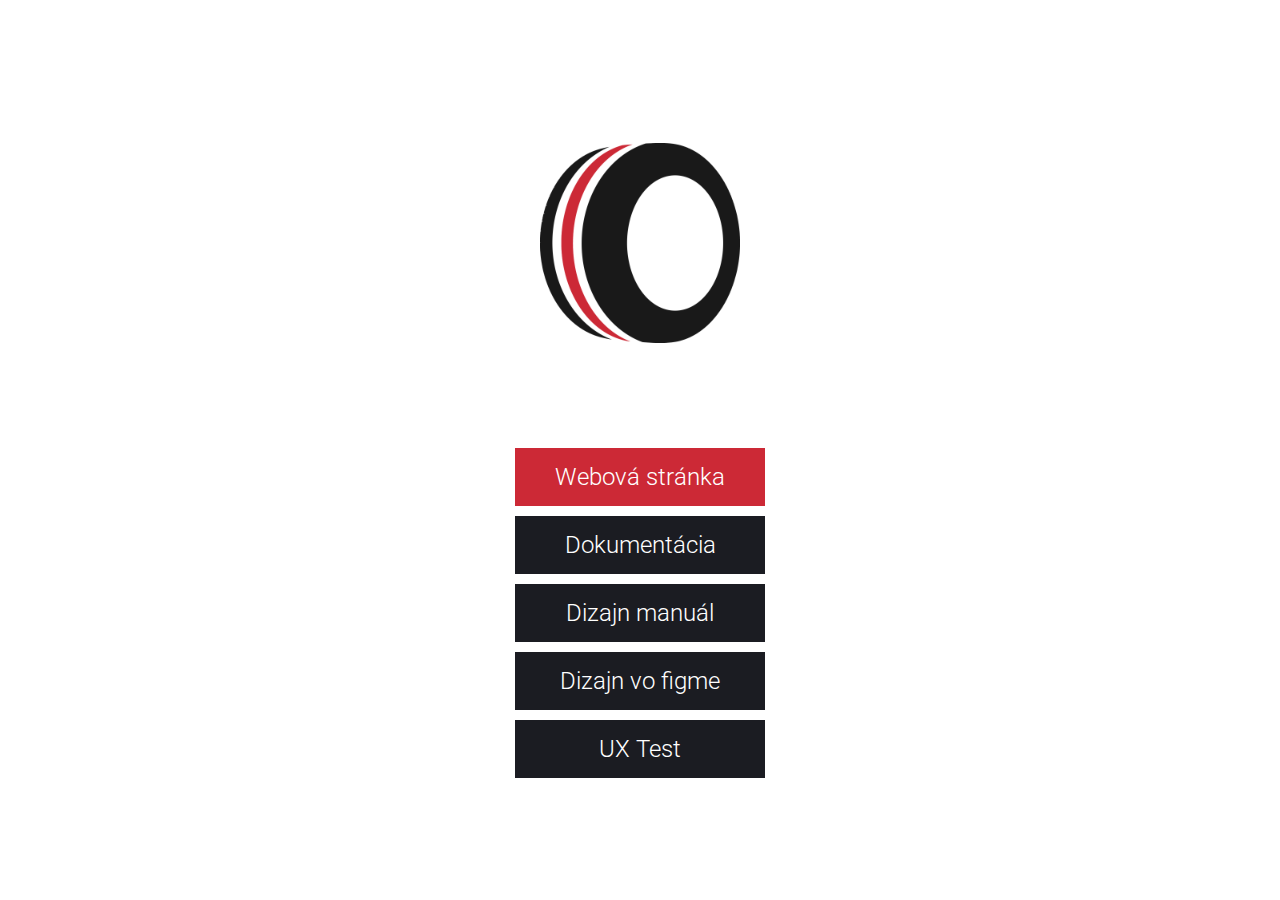
<file: index.html>
<!DOCTYPE html>
<html lang="sk">
<head>
    <meta charset="UTF-8">
    <meta name="viewport" content="width=device-width, initial-scale=1.0">
    <link rel="icon" type="image/x-icon" href="logo.png">
    <title>WDaT stránka penuservisu</title>
<style>
@import url('https://fonts.googleapis.com/css2?family=Roboto:wght@300;400;500&display=swap');

body{
    display: flex;
    flex-direction: column;
    justify-content: center;
    align-items: center;
    height: 90vh;
    font-family: "Roboto";
}

.web-button{
    padding: 15px 25px;
    font-weight: 300;
    font-size: 24px;
    background: #cc2936;
    color: #fff;
    transition: 0.3s;
    text-decoration: none;
    width: 200px;
    text-align: center;
    margin: 5px;
}

.web-button:hover{
    background: #ffe20a;
    color: #191919;
}

.doc-button{
    padding: 15px 25px;
    font-weight: 300;
    font-size: 24px;
    background: #1b1c22;
    color: #fff;
    transition: 0.3s;
    text-decoration: none;
    width: 200px;
    text-align: center;
    margin: 5px;
}

.doc-button:hover{
    background: #ffe20a;
    color: #191919;
}

#logo{
    margin: 100px;
    width: 200px;
}
</style>
</head>
<body>
    <img src="logo.png" id="logo" alt="logo">
    <a href="domov.html" type="button" class="web-button">Webová stránka</a>
    <a href="doc/dokumentacia.pdf" type="button" class="doc-button">Dokumentácia</a>
    <a href="doc/dizajn-manual.pdf" type="button" class="doc-button">Dizajn manuál</a>
    <a href="https://www.figma.com/file/Sk2Ih9oOuUTSXIOlj4sWZb/Web-Dizajn-a-Techlol%C3%B3gie?type=design&node-id=0%3A1&mode=design&t=MCNqPJ7ySTbtvEJO-1" type="button" class="doc-button">Dizajn vo figme</a>
    <a href="https://app.lyssna.com/do/d3728755a03e/83a" type="button" class="doc-button">UX Test</a>
</body>
</html>
</file>
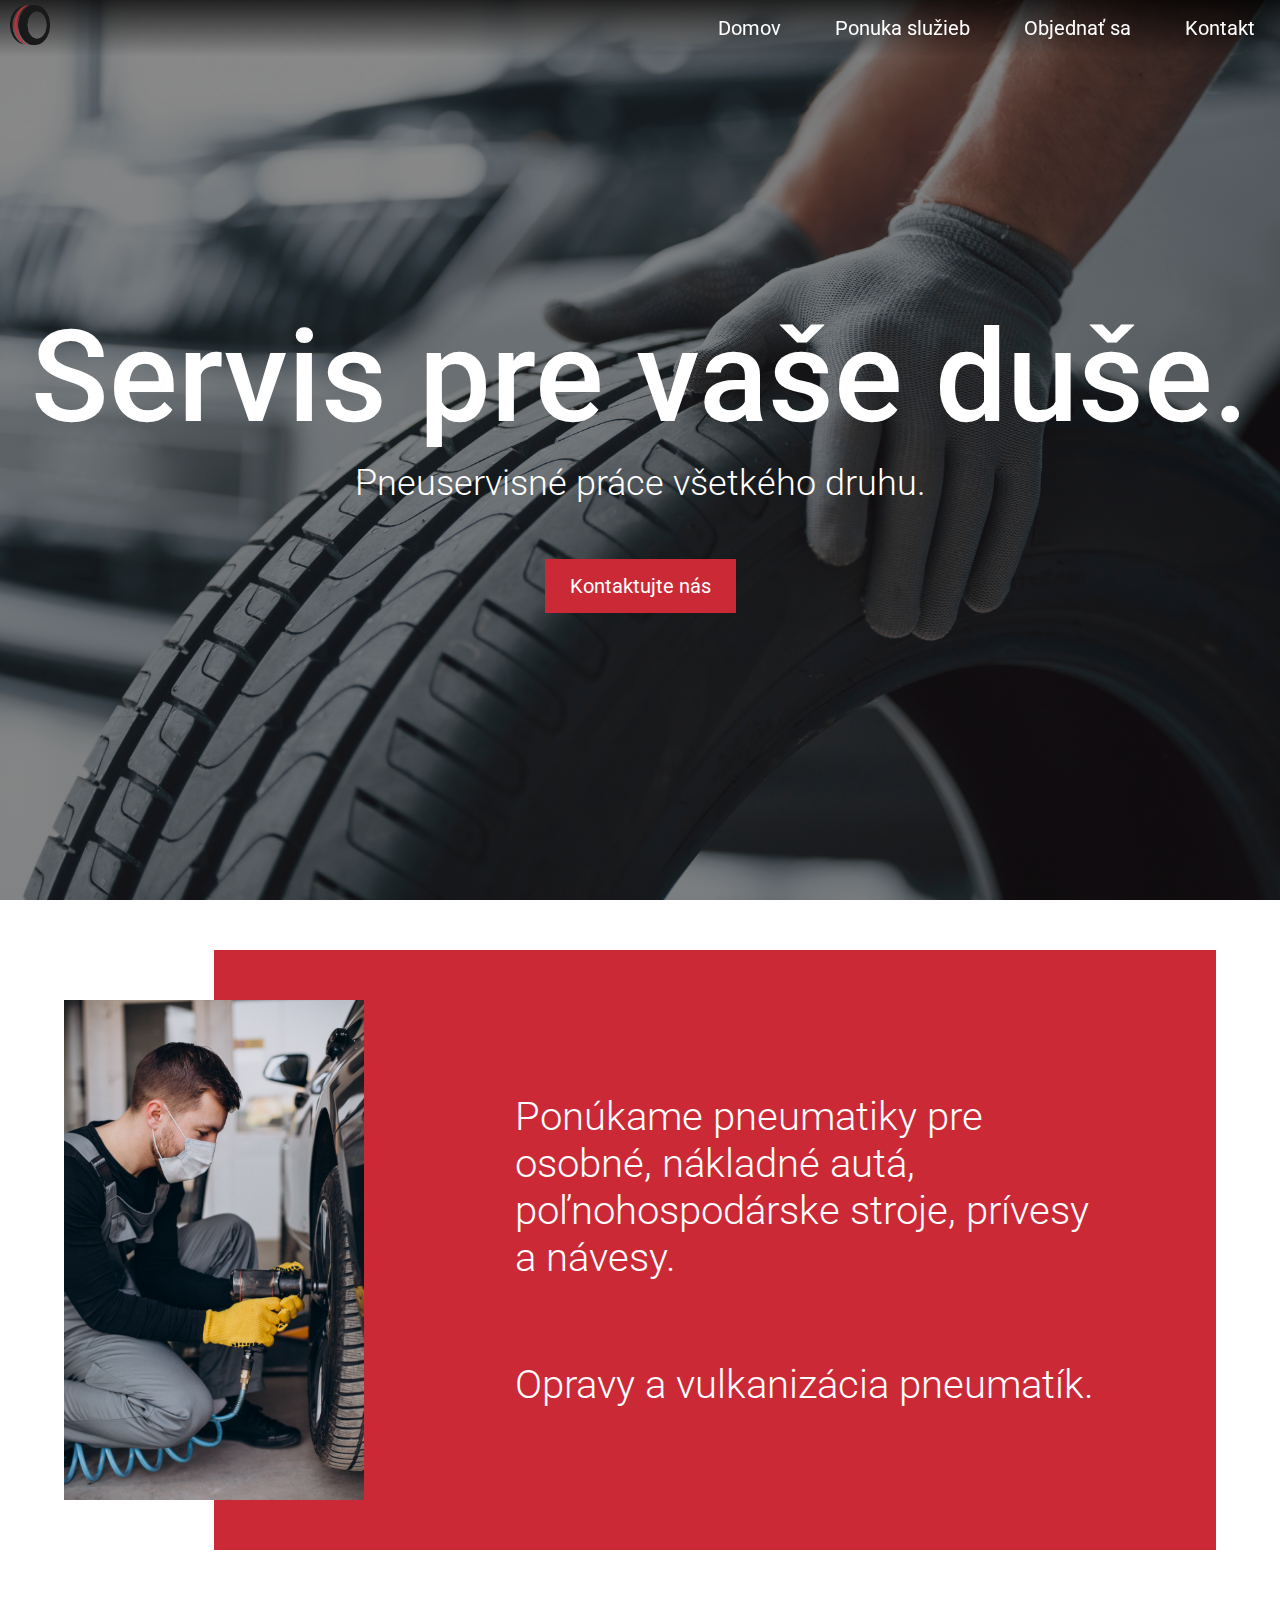
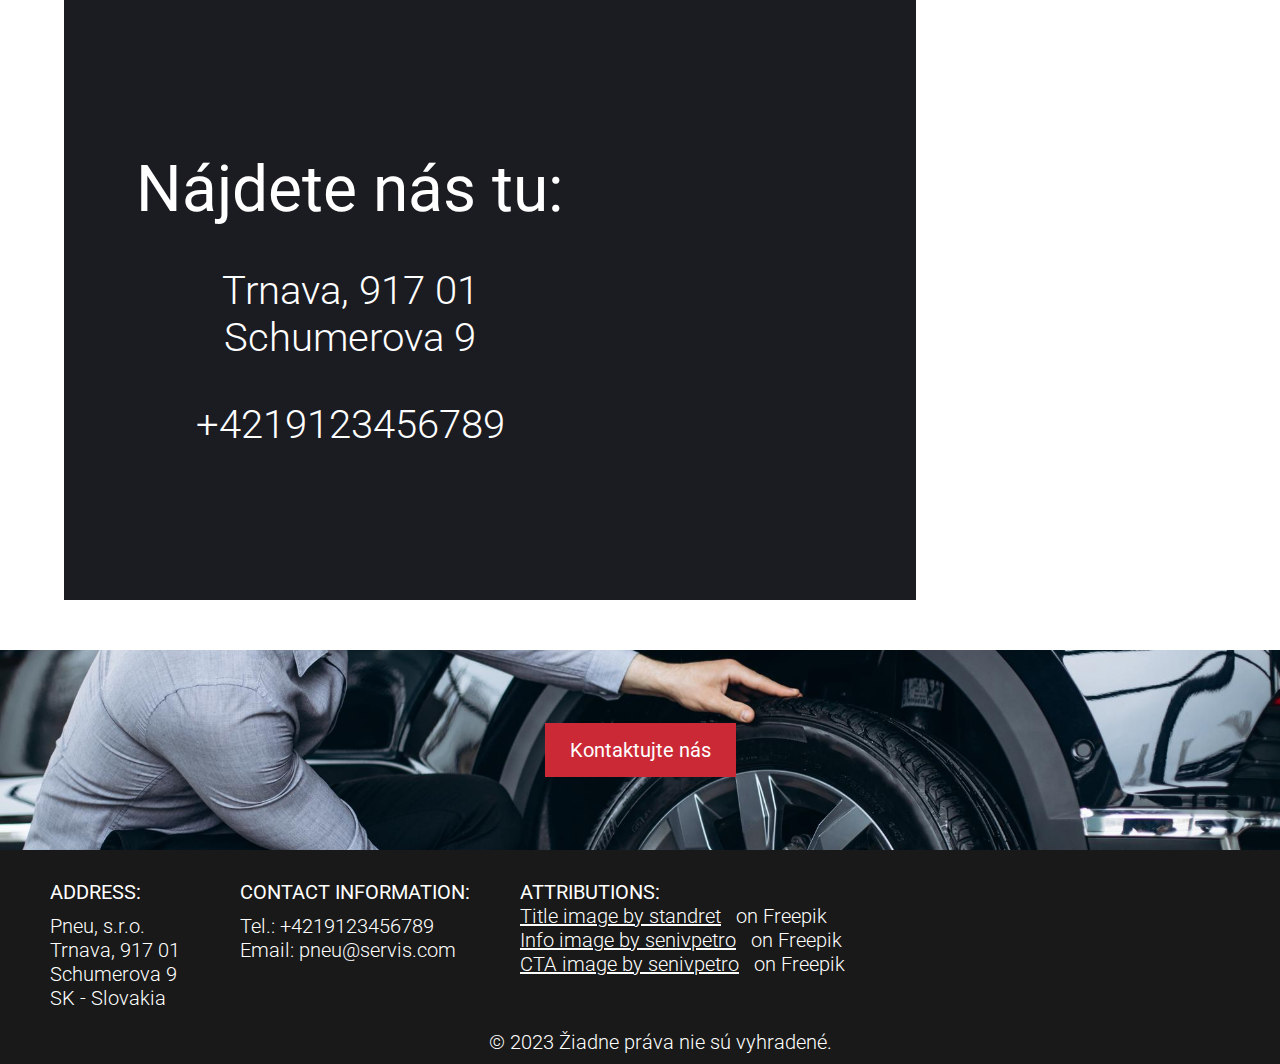
<file: domov.html>
<!DOCTYPE html>
<html lang="sk">
<head>
    <meta charset="UTF-8">
    <meta name="viewport" content="width=device-width, initial-scale=1.0">
    <link rel="icon" type="image/x-icon" href="logo.png">
    <link rel="stylesheet" href="styles/global.css">
    <link rel="stylesheet" href="styles/home.css">
    <link rel="stylesheet" href="https://fonts.googleapis.com/icon?family=Material+Icons">
    <script src="scripts.js"></script>
    <title>Pneuservis</title>
</head>
<body>

    <div class="navbar">
        <a href="domov.html"><img src="logo.png" alt="logo" class="logo"></a>
        <div class="navarea">
            <ul id="navbar-links">
                <li><a href="domov.html">Domov</a></li>
                <li><a href="sluzby.html">Ponuka služieb</a></li>
                <li><a href="objednavka.html">Objednať sa</a></li>
                <li><a href="kontakt.html">Kontakt</a></li>
            </ul>  
            <button class="navbar-dropdown-button" onclick="navbarDropdown()"><i class="material-icons" style="font-size:30px;">menu</i></button>
        </div>
    </div>

    <div id="banner">
        <div id="banner-content">
            <h1>Servis pre vaše duše.</h1>
            <h2>Pneuservisné práce všetkého druhu.</h2>
            <a href="kontakt.html" class="contact-button">Kontaktujte nás</a>
        </div>
    </div>

    <div id="info-grid-container">
        <div id="info-image"></div>
        <div id="info-text">
            <p>Ponúkame pneumatiky pre osobné, nákladné autá, poľnohospodárske stroje, prívesy a návesy.</p>
            <p>Opravy a vulkanizácia pneumatík.</p>
        </div>
    </div>

    <div id="location-grid-container">
        <div id="location-text">
            <h3>Nájdete nás tu:</h3>
            <p>Trnava, 917 01 <br> Schumerova 9</p>
            <p>+4219123456789</p>
        </div>
        <iframe id="map" src="https://www.google.com/maps/embed?pb=!1m14!1m8!1m3!1d2649.820620700253!2d17.590032!3d48.383182!3m2!1i1024!2i768!4f13.1!3m3!1m2!1s0x476ca083417f3327%3A0x317e314fa55d4696!2sCOOP%20Jednota!5e0!3m2!1ssk!2ssk!4v1697732635929!5m2!1ssk!2ssk" style="border:0;" allowfullscreen="" loading="lazy" referrerpolicy="no-referrer-when-downgrade"></iframe>
    </div>

    <div class="calltoaction">
        <a href="kontakt.html" class="contact-button">Kontaktujte nás</a>
    </div>

    <footer> 
        <div class="row">
            <div>
                <h4>ADDRESS:</h4>
                <p>Pneu, s.r.o. <br> Trnava, 917 01 <br> Schumerova 9 <br> SK - Slovakia</p>
            </div>
            <div>
                <h4>CONTACT INFORMATION:</h4>
                <p>Tel.: +4219123456789 <br> Email: pneu@servis.com</p>
            </div>
            <div>
                <h4>ATTRIBUTIONS:</h4>
                <a href="https://www.freepik.com/free-photo/hands-only-mechanic-holding-tire-repair-garage-replacement-winter-summer-tires_9819076.htm">Title image by standret</a> on Freepik <br>
                <a href="https://www.freepik.com/free-photo/car-mechanic-changing-wheels-car_13781745.htm#query=tires&position=20&from_view=search&track=sph">Info image by senivpetro</a> on Freepik <br>
                <a href="https://www.freepik.com/free-photo/man-choosing-car-checking-tires_27334460.htm#query=car%20wheel&position=27&from_view=keyword&track=ais">CTA image by senivpetro</a> on Freepik
            </div>
        </div>

        <div class="row" id="copyright">
            <p>© 2023 Žiadne práva nie sú vyhradené.</p>
        </div> 
    </footer>

</body>
</html>
</file>
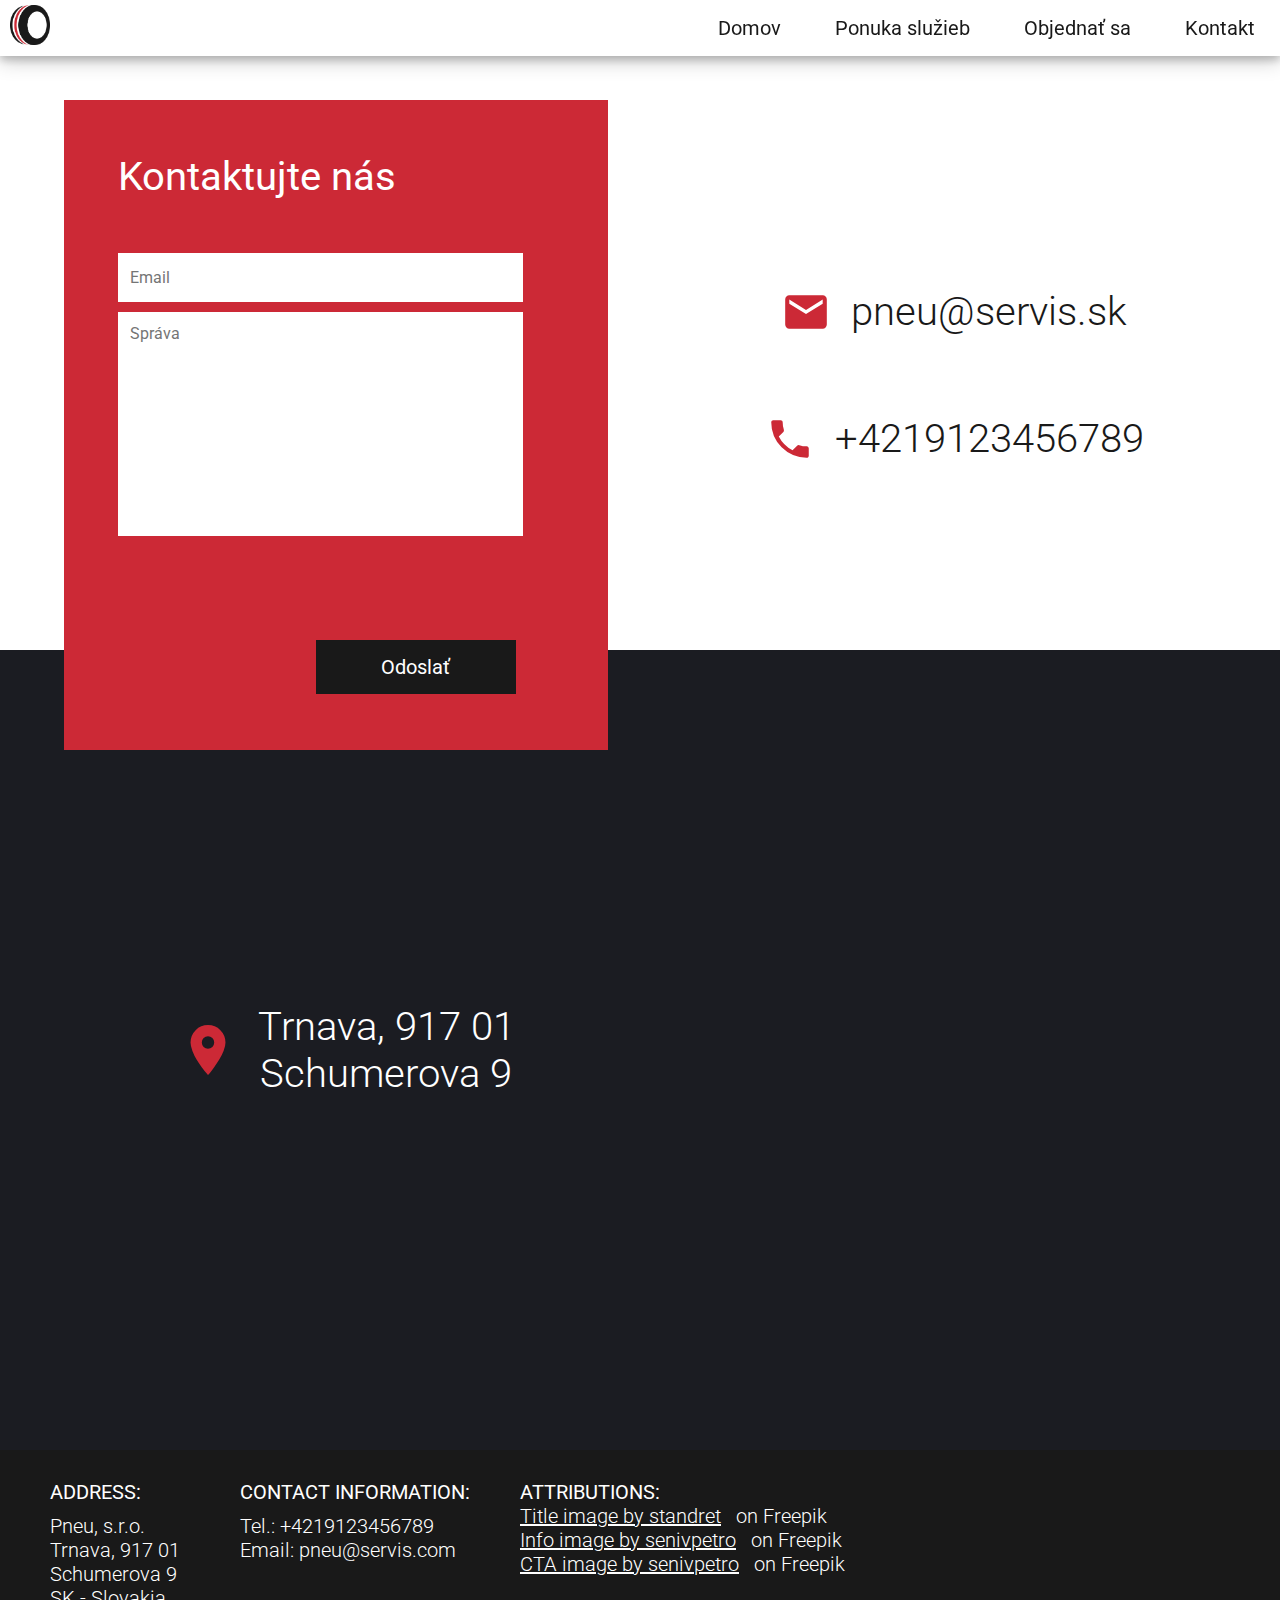
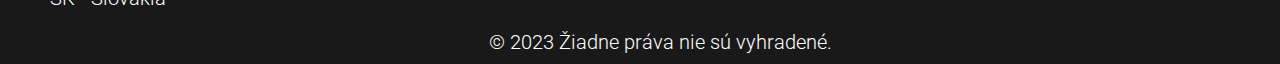
<file: kontakt.html>
<!DOCTYPE html>
<html lang="sk">
<head>
    <meta charset="UTF-8">
    <meta name="viewport" content="width=device-width, initial-scale=1.0">
    <link rel="icon" type="image/x-icon" href="logo.png">
    <link rel="stylesheet" href="styles/global.css">
    <link rel="stylesheet" href="styles/contact.css">
    <link rel="stylesheet" href="https://fonts.googleapis.com/icon?family=Material+Icons">
    <script src="scripts.js"></script>
    <title>Pneuservis</title>
</head>
<body>

    <div class="navbar">
        <a href="domov.html"><img src="logo.png" alt="logo" class="logo"></a>
        <div class="navarea">
            <ul id="navbar-links">
                <li><a href="domov.html">Domov</a></li>
                <li><a href="sluzby.html">Ponuka služieb</a></li>
                <li><a href="objednavka.html">Objednať sa</a></li>
                <li><a href="kontakt.html">Kontakt</a></li>
            </ul>  
            <button class="navbar-dropdown-button" onclick="navbarDropdown()"><i class="material-icons" style="font-size:30px;">menu</i></button>
        </div>
    </div>
 
    <div id="grid-container">
        <div id="contact-form">
            <h4>Kontaktujte nás</h4>
            <form action="https://api.web3forms.com/submit" method="POST">
                <input type="hidden" name="access_key" value="025624f9-faca-4c9c-9e1b-384f41db97a2">
                <input type="hidden" name="subject" value="Email zo stránky pneuservisu">
                <input type="hidden" name="redirect" value="https://student.fpvucm.sk/~lubomirlehota/kontakt.html">
                <input type="text" name="email" placeholder="Email" required>
                <textarea type="text" name="message" placeholder="Správa" required></textarea>
                <button type="submit" class="send-button">Odoslať</button>
            </form>
        </div>

        <div id="contact-text">
            <div id="contact-text-row">
                <i class="material-icons contact-icons" style="font-size:50px;">mail</i>
                <p>pneu@servis.sk</p>
            </div>
            <div id="contact-text-row">
                <i class="material-icons contact-icons" style="font-size:50px;">call</i>
                <p>+4219123456789</p>
            </div>
        </div>
        
        <div id="location-bar"></div>
        <div id="location-text">
            <i class="material-icons contact-icons" style="font-size:60px;">location_on</i>
            <p>Trnava, 917 01 <br> Schumerova 9</p>
        </div>
        <iframe id="map" src="https://www.google.com/maps/embed?pb=!1m14!1m8!1m3!1d2649.820620700253!2d17.590032!3d48.383182!3m2!1i1024!2i768!4f13.1!3m3!1m2!1s0x476ca083417f3327%3A0x317e314fa55d4696!2sCOOP%20Jednota!5e0!3m2!1ssk!2ssk!4v1697732635929!5m2!1ssk!2ssk" style="border:0;" allowfullscreen="" loading="lazy" referrerpolicy="no-referrer-when-downgrade"></iframe>
    </div>

    <footer> 
        <div class="row">
            <div>
                <h4>ADDRESS:</h4>
                <p>Pneu, s.r.o. <br> Trnava, 917 01 <br> Schumerova 9 <br> SK - Slovakia</p>
            </div>
            <div>
                <h4>CONTACT INFORMATION:</h4>
                <p>Tel.: +4219123456789 <br> Email: pneu@servis.com</p>
            </div>
            <div>
                <h4>ATTRIBUTIONS:</h4>
                <a href="https://www.freepik.com/free-photo/hands-only-mechanic-holding-tire-repair-garage-replacement-winter-summer-tires_9819076.htm">Title image by standret</a> on Freepik <br>
                <a href="https://www.freepik.com/free-photo/car-mechanic-changing-wheels-car_13781745.htm#query=tires&position=20&from_view=search&track=sph">Info image by senivpetro</a> on Freepik <br>
                <a href="https://www.freepik.com/free-photo/man-choosing-car-checking-tires_27334460.htm#query=car%20wheel&position=27&from_view=keyword&track=ais">CTA image by senivpetro</a> on Freepik
            </div>
        </div>

        <div class="row" id="copyright">
            <p>© 2023 Žiadne práva nie sú vyhradené.</p>
        </div> 
    </footer>

</body>
</html>
</file>
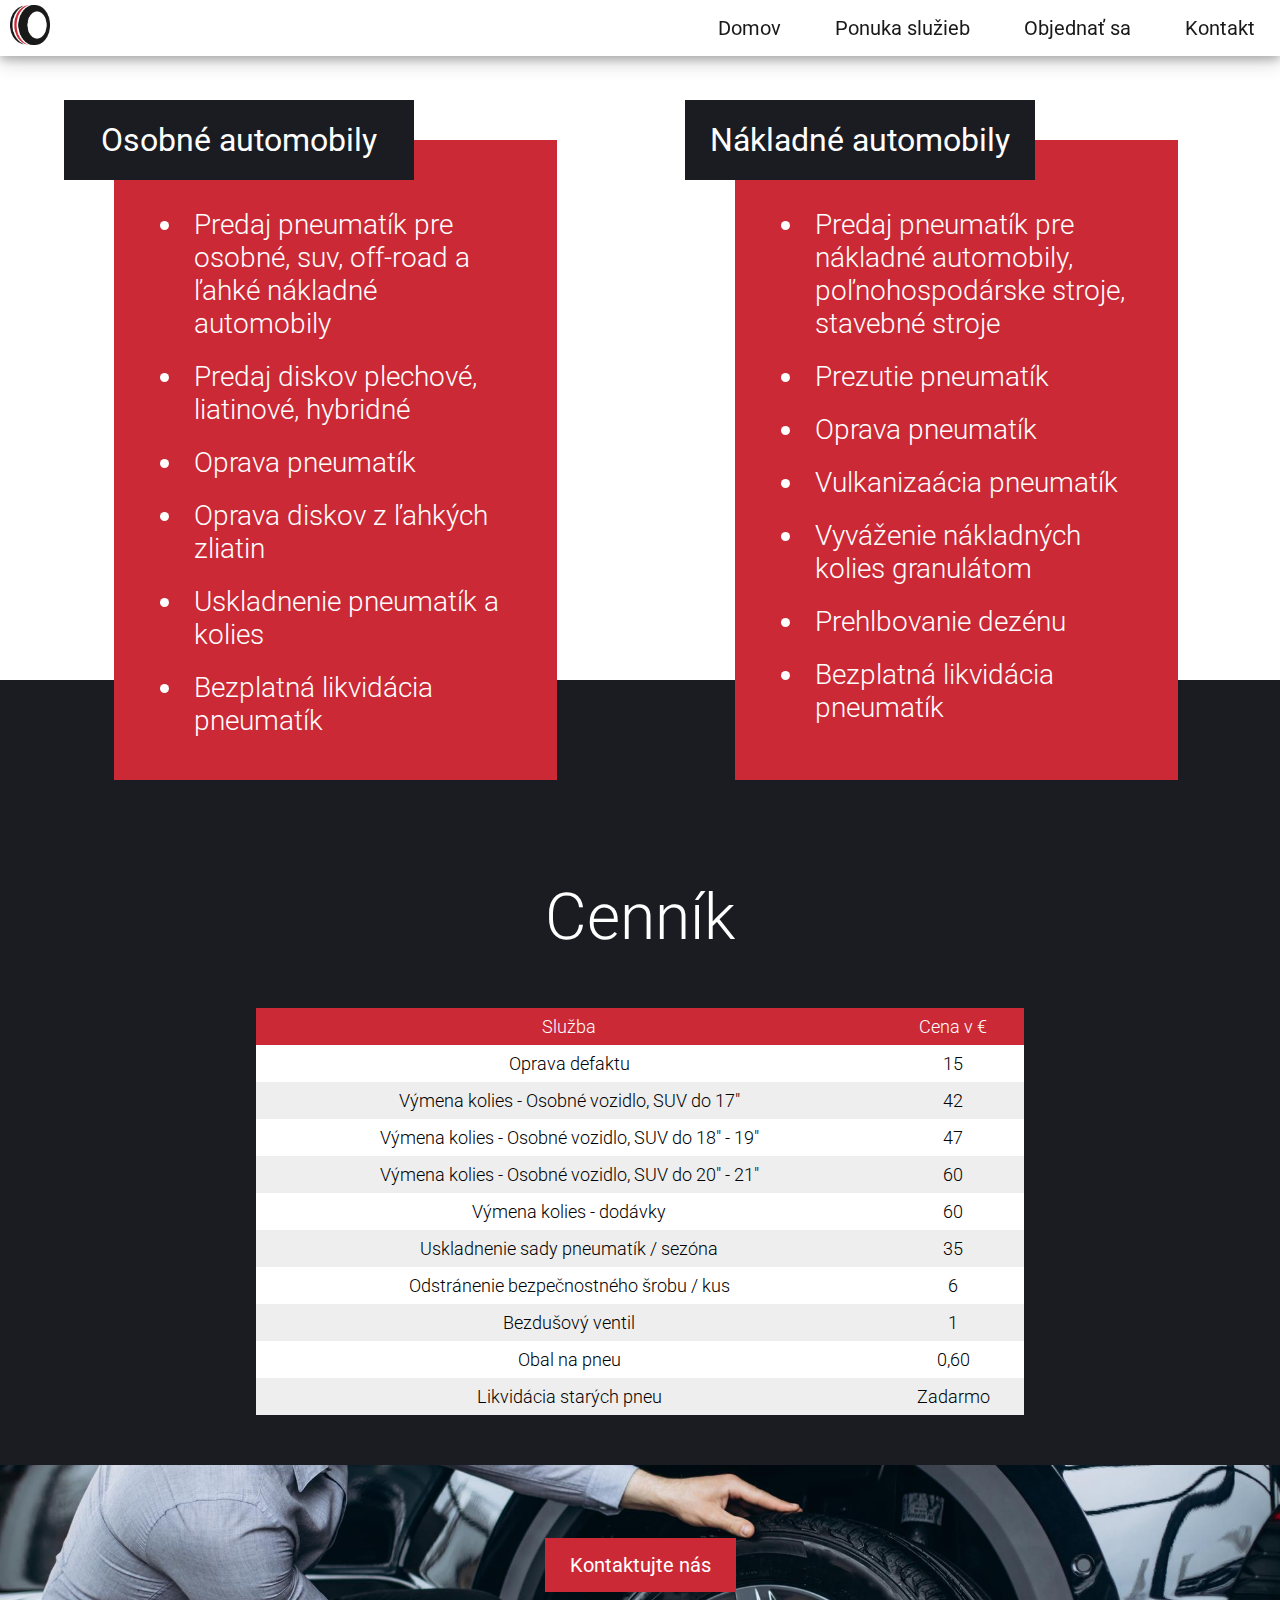
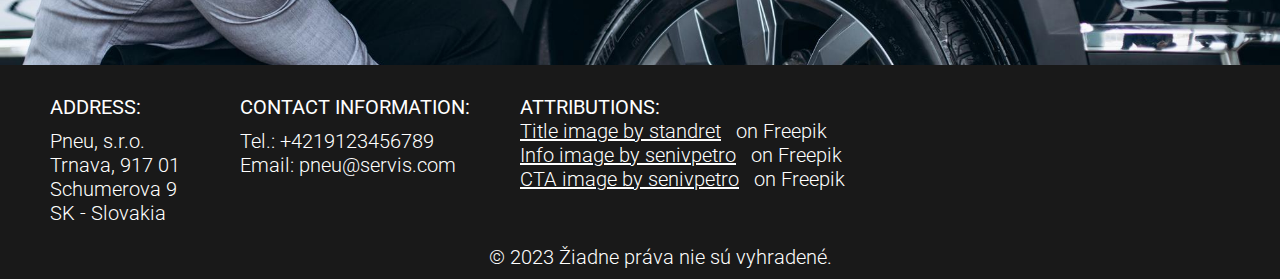
<file: sluzby.html>
<!DOCTYPE html>
<html lang="sk">
<head>
    <meta charset="UTF-8">
    <meta name="viewport" content="width=device-width, initial-scale=1.0">
    <link rel="icon" type="image/x-icon" href="logo.png">
    <link rel="stylesheet" href="styles/global.css">
    <link rel="stylesheet" href="styles/services.css">
    <link rel="stylesheet" href="https://fonts.googleapis.com/icon?family=Material+Icons">
    <script src="scripts.js"></script>
    <title>Pneuservis</title>
</head>
<body>

    <div class="navbar">
        <a href="domov.html"><img src="logo.png" alt="logo" class="logo"></a>
        <div class="navarea">
            <ul id="navbar-links">
                <li><a href="domov.html">Domov</a></li>
                <li><a href="sluzby.html">Ponuka služieb</a></li>
                <li><a href="objednavka.html">Objednať sa</a></li>
                <li><a href="kontakt.html">Kontakt</a></li>
            </ul>  
            <button class="navbar-dropdown-button" onclick="navbarDropdown()"><i class="material-icons" style="font-size:30px;">menu</i></button>
        </div>
    </div>

    <div id="grid-container">
        <div class="title-box" id="personal-title-box">Osobné automobily</div>
        <div class="text-box" id="personal-text-box">
            <ul>
                <li>Predaj pneumatík pre osobné, suv, off-road a ľahké nákladné automobily</li>
                <li>Predaj diskov plechové, liatinové, hybridné</li>
                <li>Oprava pneumatík</li>
                <li>Oprava diskov z ľahkých zliatin </li>
                <li>Uskladnenie pneumatík a kolies</li>
                <li>Bezplatná likvidácia pneumatík</li>
            </ul>
        </div>
        <div class="title-box" id="cargo-title-box">Nákladné automobily</div>
        <div class="text-box" id="cargo-text-box">
            <ul>
                <li>Predaj pneumatík pre nákladné automobily, poľnohospodárske stroje, stavebné stroje</li>
                <li>Prezutie pneumatík</li>
                <li>Oprava pneumatík</li>
                <li>Vulkanizaácia pneumatík</li>
                <li>Vyváženie nákladných kolies granulátom</li>
                <li>Prehlbovanie dezénu</li>
                <li>Bezplatná likvidácia pneumatík</li>
            </ul>
        </div>
        <div id="prices">
            <h2>Cenník</h2>
            <table>
                <tr>
                    <th>Služba</th>
                    <th>Cena v €</th>
                </tr>
                <tr>
                    <td>Oprava defaktu</td>
                    <td>15</td>
                </tr>
                <tr>
                    <td>Výmena kolies - Osobné vozidlo, SUV do 17"</td>
                    <td>42</td>
                </tr>
                <tr>
                    <td>Výmena kolies - Osobné vozidlo, SUV do 18" - 19"</td>
                    <td>47</td>
                </tr>
                <tr>
                    <td>Výmena kolies - Osobné vozidlo, SUV do 20" - 21"</td>
                    <td>60</td>
                </tr>
                <tr>
                    <td>Výmena kolies - dodávky</td>
                    <td>60</td>
                </tr>
                <tr>
                    <td>Uskladnenie sady pneumatík / sezóna</td>
                    <td>35</td>
                </tr>
                <tr>
                    <td>Odstránenie bezpečnostného šrobu / kus</td>
                    <td>6</td>
                </tr>
                <tr>
                    <td>Bezdušový ventil</td>
                    <td>1</td>
                </tr>
                <tr>
                    <td>Obal na pneu</td>
                    <td>0,60</td>
                </tr>
                <tr>
                    <td>Likvidácia starých pneu</td>
                    <td>Zadarmo</td>
                </tr>
              </table>
        </div>
    </div>

  
    <div class="calltoaction">
        <a href="kontakt.html" class="contact-button">Kontaktujte nás</a>
    </div>

    <footer> 
        <div class="row">
            <div>
                <h4>ADDRESS:</h4>
                <p>Pneu, s.r.o. <br> Trnava, 917 01 <br> Schumerova 9 <br> SK - Slovakia</p>
            </div>
            <div>
                <h4>CONTACT INFORMATION:</h4>
                <p>Tel.: +4219123456789 <br> Email: pneu@servis.com</p>
            </div>
            <div>
                <h4>ATTRIBUTIONS:</h4>
                <a href="https://www.freepik.com/free-photo/hands-only-mechanic-holding-tire-repair-garage-replacement-winter-summer-tires_9819076.htm">Title image by standret</a> on Freepik <br>
                <a href="https://www.freepik.com/free-photo/car-mechanic-changing-wheels-car_13781745.htm#query=tires&position=20&from_view=search&track=sph">Info image by senivpetro</a> on Freepik <br>
                <a href="https://www.freepik.com/free-photo/man-choosing-car-checking-tires_27334460.htm#query=car%20wheel&position=27&from_view=keyword&track=ais">CTA image by senivpetro</a> on Freepik
            </div>
        </div>

        <div class="row" id="copyright">
            <p>© 2023 Žiadne práva nie sú vyhradené.</p>
        </div> 
    </footer>

</body>
</html>
</file>
<file: styles/global.css>
@import url('https://fonts.googleapis.com/css2?family=Roboto:wght@300;400;500&display=swap');

*{
    font-family: 'Roboto';
}

body{
    margin: 0;
    padding: 0;
    background-color: #fff;
}

.row{
    display: flex;
}

.navbar{
    position: fixed;
    top: 0;
    width: 100%;
    display: flex;
    justify-content: space-between;
    background-color: #fff;
    z-index: 100;
    box-shadow: 0 4px 8px 0 rgba(0, 0, 0, 0.2), 0 6px 20px 0 rgba(0, 0, 0, 0.19);
}

.navbar ul{
    display: block;
}

.navbar ul li{
    list-style: none;
    display: inline-block;
    margin: 0 25px;
    position: relative;
}

.navbar ul li a{
    text-decoration: none;
    font-weight: 400;
    font-size: 20px;
    color: #191919;
}

.navbar ul li::after{
    content: '';
    height: 0%;
    width: 120%;
    background: #cc2936;
    position: absolute;
    left: -10%;
    bottom: -16px;
    transition: 0.3s;
}

.navbar ul li a:hover{
    color: #cc2936;
}

.navbar ul li:hover::after{
    height: 3px;
}

.logo{
    cursor: pointer;
    height: 40px;
    margin-top: 5px;
    margin-bottom: 5px;
    margin-left: 10px;
    margin-right: 10px;
}

.navbar-dropdown-button{
    display: none;
}

.navbar-dropdown-button{
    border: none;
    margin: 0px;
    background: #cc2936;
    color: #fff;
    transition: 0.3s;
    width: 60px;
}

.navbar-dropdown-button:hover{
    background: #ffe20a;
    color: #191919;
}

.navarea{
    display: flex;
}

.contact-button{
    padding: 15px;
    padding-left: 25px;
    padding-right: 25px;
    margin: 0px;
    text-align: center;
    font-weight: 400;
    font-size: 20px;
    background: #cc2936;
    color: #fff;
    transition: 0.3s;
    text-decoration: none;
}

.contact-button:hover{
    background: #ffe20a;
    color: #191919;
}

footer{
    left: 0;
    bottom: 0;
    width: 100%;
    background-color: #191919;
    color: #fff;
    font-size: 20px;
    font-weight: 300;
    text-align: left;
    padding-top: 30px;
}

footer h4{
    font-weight: 400;
    margin: 0;
    margin-left: 50px;
}

footer p{
    margin: 10px;
    margin-left: 50px;
}

footer a{
    font-weight: 300;
    margin: 10px;
    margin-left: 50px;
    color: #fff;
}

#copyright{
    justify-content: center;
}

.calltoaction{
    width: 100%;
    height: 200px;
    background-image: url(../images/calltoaction_image.jpg); 
    background-size: cover;
    background-position: center; 
    display: flex;
    justify-content: center;
    align-items: center;
    margin-bottom: 0;
}

input{
    width: 70%;
    margin: 0;
    margin-bottom: 10px;
    margin-left: 10%;
    border: none;
    border-radius: none;
    font-size: 16px;
    background-color: #fff;
    padding: 12px 12px 12px 12px;
    color: #191919;
    height: 25px;
}

@media screen and (max-width: 1200px){
    .navbar-dropdown-button{
        display: block;
    }

    .navbar ul{
        display: none;
    }

    .navbar ul li{
        display: block;
        text-align: right;
    }
    
    .navbar ul li::after{
        width: 100%;
        left: 0%;
        bottom: -2px;
    }
    
    .navbar ul li:hover::after{
        height: 3px;
    }

    footer{
        font-size: 12px;
    }

    footer h4{
        margin-left: 10px;
    }
    
    footer p{
        margin-left: 10px;
    }
    
    footer a{
        margin-left: 10px;
    }
}
</file>
<file: styles/home.css>
.navbar{
    background-color: transparent;
    background-image: linear-gradient(rgba(0,0,0,0.75),rgba(0,0,0,0));
    transition: 0.2s;
    box-shadow: none;
}

.navbar.scrolled {
    background-color: #fff;
    background-image: none;
    box-shadow: 0 4px 8px 0 rgba(0, 0, 0, 0.2), 0 6px 20px 0 rgba(0, 0, 0, 0.19);
}

.navbar ul li a {
    color: #fff;
}

.navbar.scrolled ul li a {
    color: #191919;
}

.navbar ul li a:hover{
    color: #cc2936;
}

#banner{
    width: 100%;
    height: 100vh;
    background-image: linear-gradient(rgba(20,20,20,0.5),rgba(20,20,20,0.5)), url(../images/title_image.jpg);
    background-size: cover;
    background-position: center;
}

#banner-content{
    width: 100%;
    position: absolute;
    top: 50%;
    transform: translateY(-50%);
    text-align: center;
    color: #fff;
}

#banner-content h1{
    font-size: 128px;
    font-weight: 500;
    margin: 0;
}

#banner-content h2{
    font-size: 36px;
    font-weight: 300;
    margin-bottom: 70px;
    margin-top: 10px;
}

#info-grid-container{
    display: grid;
    grid-template-columns: 5% 150px 150px 1fr 5%;
    grid-template-rows: 50px 50px 500px 50px;
}

#info-image{
    grid-column: 2 / 4;
    grid-row: 3 / 4;
    background-image: url(../images/info_image.jpg);
    background-size: cover;
    background-position: center;
    z-index: 10;
}

#info-text{
    grid-column: 3 / 5;
    grid-row: 2 / 5;
    display: flex;
    flex-direction: column;
    justify-content: center;
    background-color: #cc2936;
    color: #fff;
    font-size: 40px;
    font-weight: 300;
    padding-left: 30%;
    padding-right: 10%;
}

#info-text p{
    max-width: 800px;
}

#location-grid-container{
    display: grid;
    grid-template-columns: 5% 1fr 300px 300px 5%;
    grid-template-rows: 50px 50px 500px 50px;
    margin-bottom: 50px;
}

#location-text{
    grid-column: 2 / 4;
    grid-row: 2 / 5;
    display: flex;
    flex-direction: column;
    justify-content: center;
    text-align: center;
    background-color: #1b1c22;
    color: #fff;
}

#location-text h3{
    font-size: 64px;
    font-weight: 400;
    margin: 20px;
    margin-right: 300px;
}

#location-text p{
    font-size: 40px;
    font-weight: 300;
    margin: 20px;
    margin-right: 300px;
}

#map{
    grid-column: 3 / 4;
    grid-row: 3 / 3;
    z-index: 10;
    height: 500px;
    width: 600px;
}

@media screen and (max-width: 1200px){
    #banner-content h1{
        font-size: 64px;
    }

    #banner-content h2{
        font-size: 24px;
        margin-left: 50px;
        margin-right: 50px;
    }

    #info-grid-container{
        grid-template-columns: 100%;
        grid-template-rows: 500px;
    }

    #info-image{
        display: none;
    }
    
    #info-text{
        grid-column: 1 / 1;
        grid-row: 1 / 1;
        font-size: 32px;
        padding-left: 10%;
        padding-right: 10%;
    }
    
    #info-text p{
        max-width: 100%;
    }
    
    #location-grid-container{
        display: grid;
        grid-template-columns: 100%;
        grid-template-rows: 300px 500px;
        margin-bottom: 0px;
    }
    
    #location-text{
        grid-column: 1 / 1;
        grid-row: 1 / 1;
    }
    
    #location-text h3{
        font-size: 40px;
        margin: 20px;
    }
    
    #location-text p{
        font-size: 32px;
        margin: 20px;
    }
    
    #map{
        grid-column: 1 / 1;
        grid-row: 2 / 2;
        width: 100%;
    }
}
</file>
<file: styles/contact.css>
#grid-container{
    display: grid;
    grid-template-columns: 5% 1fr 5% 1fr 5%;
    grid-template-rows: 100px 550px 100px 600px 100px;
}

#contact-form{
    grid-column: 2 / 2;
    grid-row: 2 / 4;
    background-color: #cc2936;
    color: #fff;
    z-index: 20;
}

#contact-form h4 {
    font-size: 40px;
    font-weight: 400;
    margin-left: 10%;
}

#contact-text{
    grid-column: 4 / 4;
    grid-row: 2 / 2;
    font-size: 40px;
    font-weight: 300;
    color: #191919;
    display: flex;
    flex-direction: column;
    justify-content: center;
    align-items: center;
}

#contact-text-row{
    display: flex;
    align-items: center;
}

#location-bar{
    grid-column: 1 / 6;
    grid-row: 3 / 6;
    background-color: #1b1c22;
}

#location-text{
    grid-column: 2 / 2;
    grid-row: 4 / 4;
    font-size: 40px;
    font-weight: 300;
    color: #fff;
    display: flex;
    justify-content: center;
    text-align: center;
    align-items: center;
}

#map{
    grid-column: 4 / 4;
    grid-row: 4 / 5;
    z-index: 10;
    width: 100%;
    height: 100%;
}

.material-icons.contact-icons{
    color: #cc2936;
    margin: 20px;
}

textarea[name=message]{
    width: 70%;
    margin: 0;
    margin-left: 10%;
    border: none;
    border-radius: none;
    font-size: 16px;
    background-color: #fff;
    padding: 12px 12px 12px 12px;
    height: 200px;
    color: #191919;
    resize: none;
}

.send-button{
    width: 200px;
    padding: 15px;
    margin: 0;
    margin-top: 100px;
    margin-right: 17%;
    text-align: center;
    font-weight: 400;
    font-size: 20px;
    border: none;
    background: #191919;
    color: #fff;
    cursor: pointer;
    transition: 0.3s;
    float: right;
}

.send-button:hover{
    background: #ffe20a;
    color: #191919;
}

@media screen and (max-width: 1200px){
    #grid-container{
        display: grid;
        grid-template-columns: 10% 1fr 10%;
        grid-template-rows: 70px 1fr 550px 100px 200px 500px 50px;
    }

    .material-icons.contact-icons{
        color: #cc2936;
        margin: 10px;
    }

    #contact-text{
        font-size: 30px;
    }
    
    #contact-form{
        grid-column: 2 / 2;
        grid-row: 3 / 5;
    }
    
    #contact-text{
        grid-column: 2 / 2;
        grid-row: 2 / 2;
    }
    
    #location-bar{
        grid-column: 1 / 4;
        grid-row: 4 / 8;
    }
    
    #location-text{
        grid-column: 2 / 2;
        grid-row: 5 / 5;
        font-size: 30px;
    }
    
    #map{
        grid-column: 2 / 2;
        grid-row: 6 / 6;
    }
}
</file>
<file: styles/services.css>
#grid-container{
    display: grid;
    grid-template-columns: 5% 50px 300px 1fr 10% 50px 300px 1fr 8%;
    grid-template-rows: 100px 40px 40px 500px 100px 1fr;
}

#personal-title-box{
    grid-column: 2 / 4;
    grid-row: 2 / 4;
}

#cargo-title-box{
    grid-column: 6 / 8;
    grid-row: 2 / 4;
}

.title-box{
    display: flex;
    justify-content: center;
    text-align: center;
    flex-direction: column;
    background-color: #1b1c22;
    color: #fff;
    font-weight: 400;
    font-size: 32px;
    z-index: 10;
}

#personal-text-box{
    grid-column: 3 / 5;
    grid-row: 3 / 6;
}

#cargo-text-box{
    grid-column: 7 / 9;
    grid-row: 3 / 6;
}

.text-box{
    background-color: #cc2936;
    color: #fff;
    font-weight: 300;
    font-size: 28px;
    padding: 30px;
    z-index: 5;
}

.text-box li{
    padding: 10px;
}

#prices{
    grid-column: 1 / 10;
    grid-row: 5 / 7;
    background-color: #1b1c22;
    display: flex;
    text-align: center;
    flex-direction: column;
    align-items: center;
}

#prices h2{
    color: #fff;
    font-size: 64px;
    font-weight: 300;
    margin-top: 200px
}

table{
    border-collapse: collapse;
    width: 60%;
    margin-bottom: 50px;
    background-color: #fff;
    font-size: 18px;
}

table th{
    padding-top: 12px;
    padding-bottom: 12px;
    text-align: left;
    background-color: #cc2936;
    color: white;
    text-align: center;
}

table td, table th{
    padding: 8px;
    font-weight: 300;
}

table tr:nth-child(odd){background-color: #EEEEEE;}

@media screen and (max-width: 1200px){
    #grid-container{
        grid-template-columns: 100%;
        grid-template-rows: 100px 50px 550px 50px 50px 550px 50px 1fr;
    }
    
    #personal-title-box{
        grid-column: 1 / 1;
        grid-row: 2 / 2;
    }
    
    #cargo-title-box{
        grid-column: 1 / 1;
        grid-row: 5 / 5;
    }
    
    #personal-text-box{
        grid-column: 1 / 1;
        grid-row: 3 / 3;
    }
    
    #cargo-text-box{
        grid-column: 1 / 1;
        grid-row: 6 / 6;
    }
    
    .text-box{
        font-size: 24px;
        padding: 10px;
    }
    
    .text-box li{
        padding: 10px;
    }
    
    #prices{
        grid-column: 1 / 1;
        grid-row: 8 / 8;
    }
    
    #prices h2{
        margin-top: 50px;
    }
    
    table{
        width: 90%;
        font-size: 12px;
    }
}
</file>
